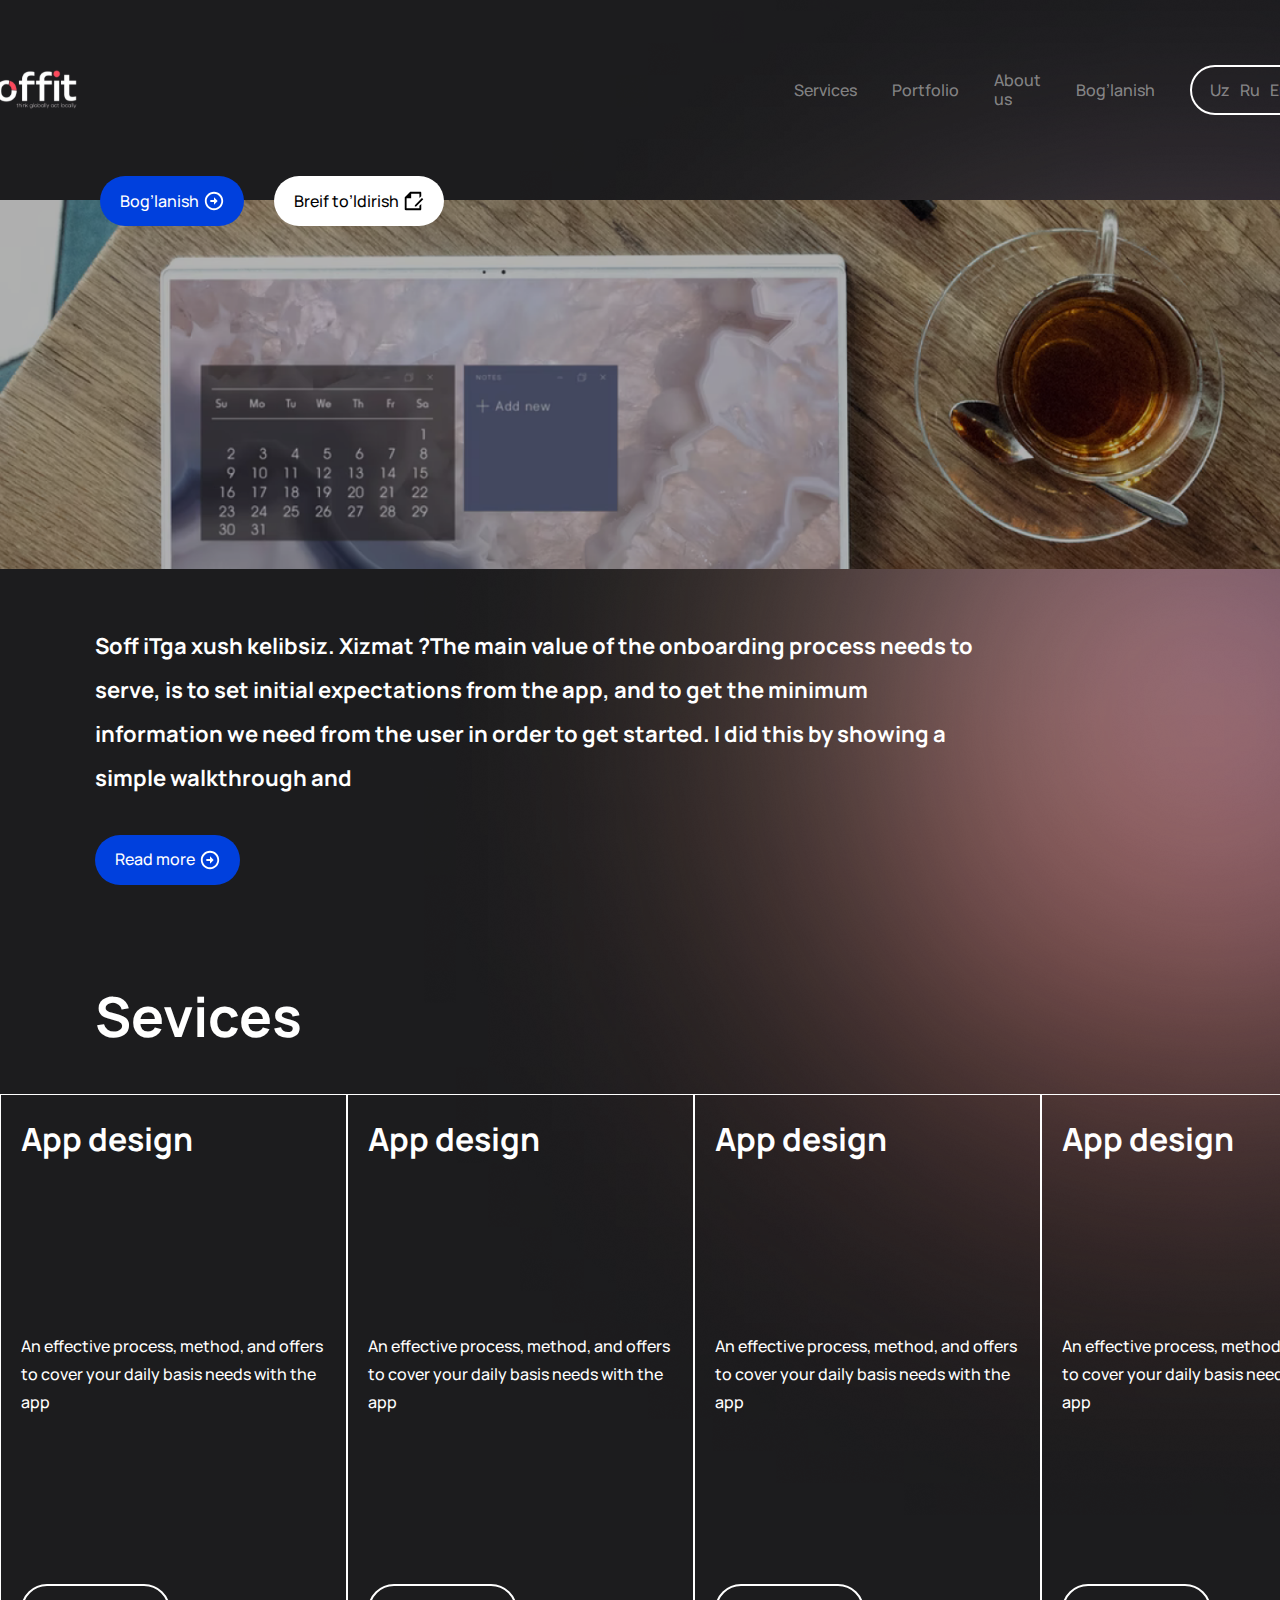
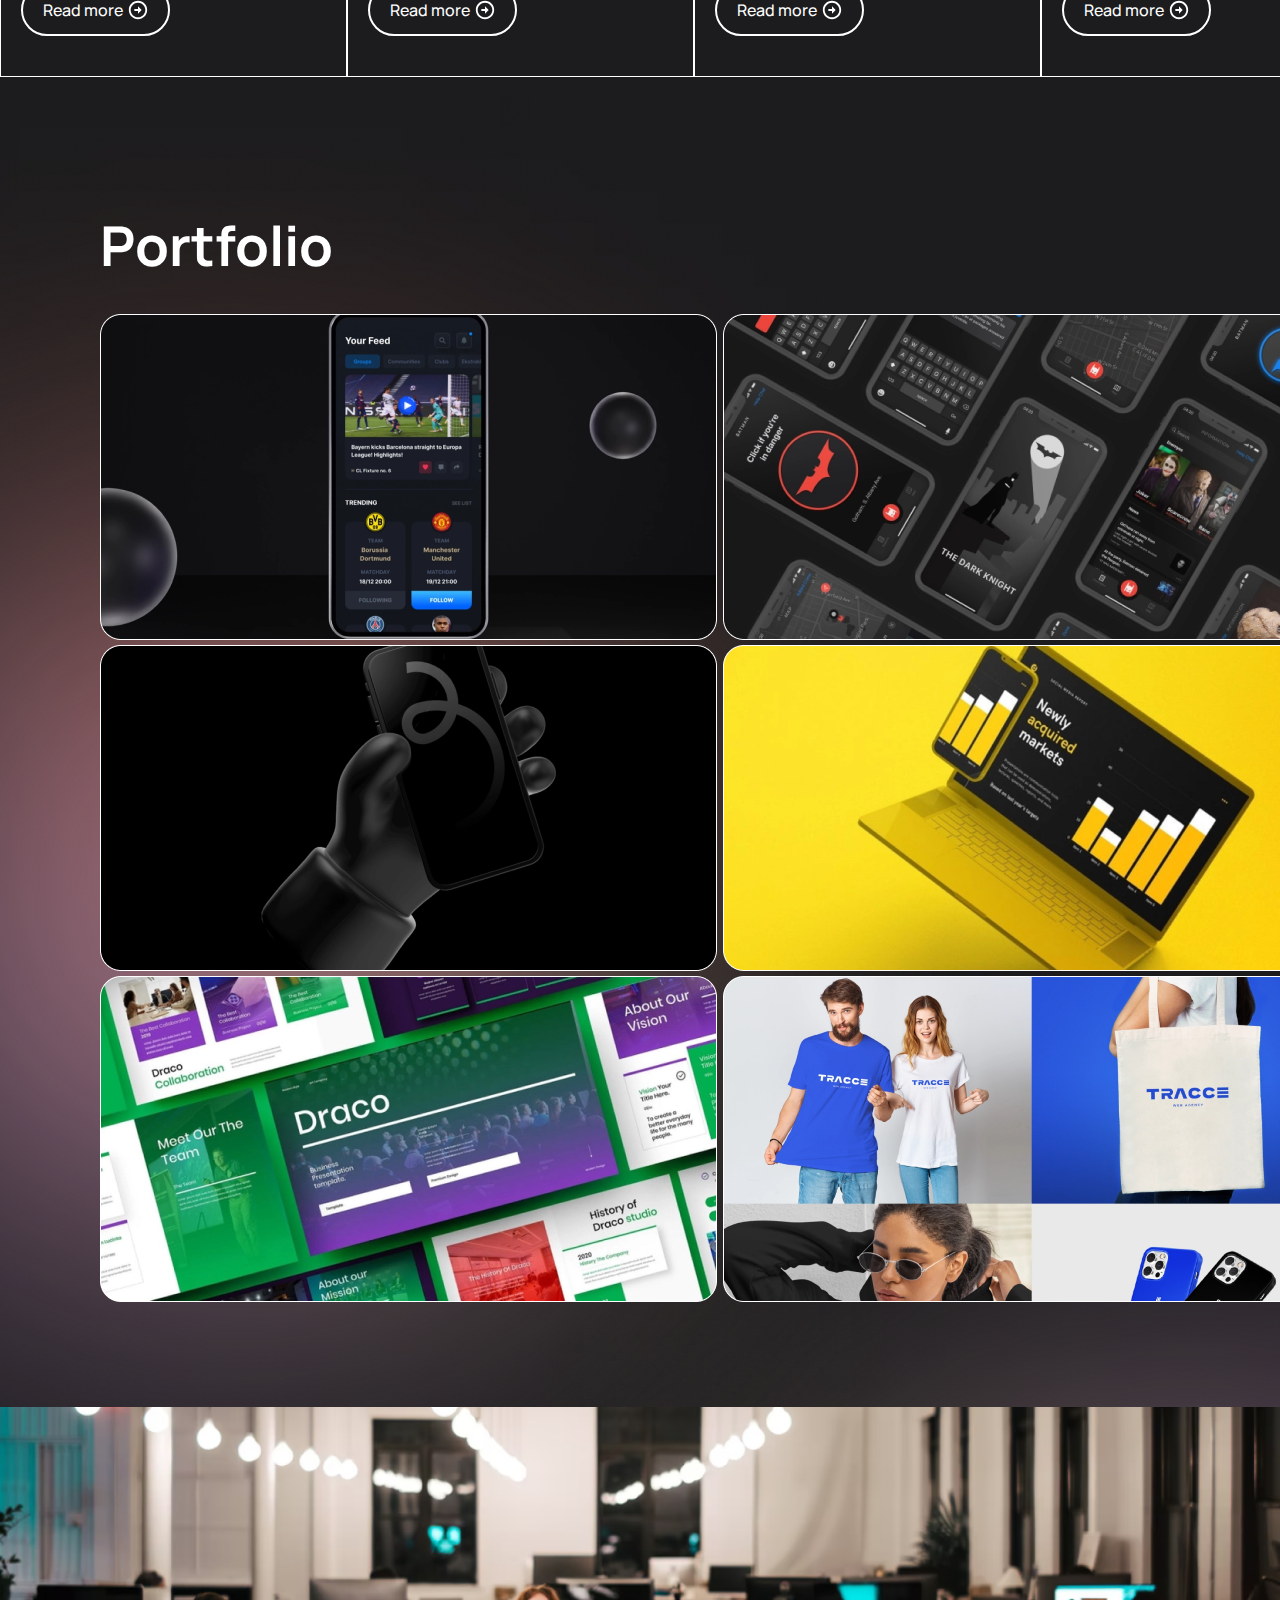
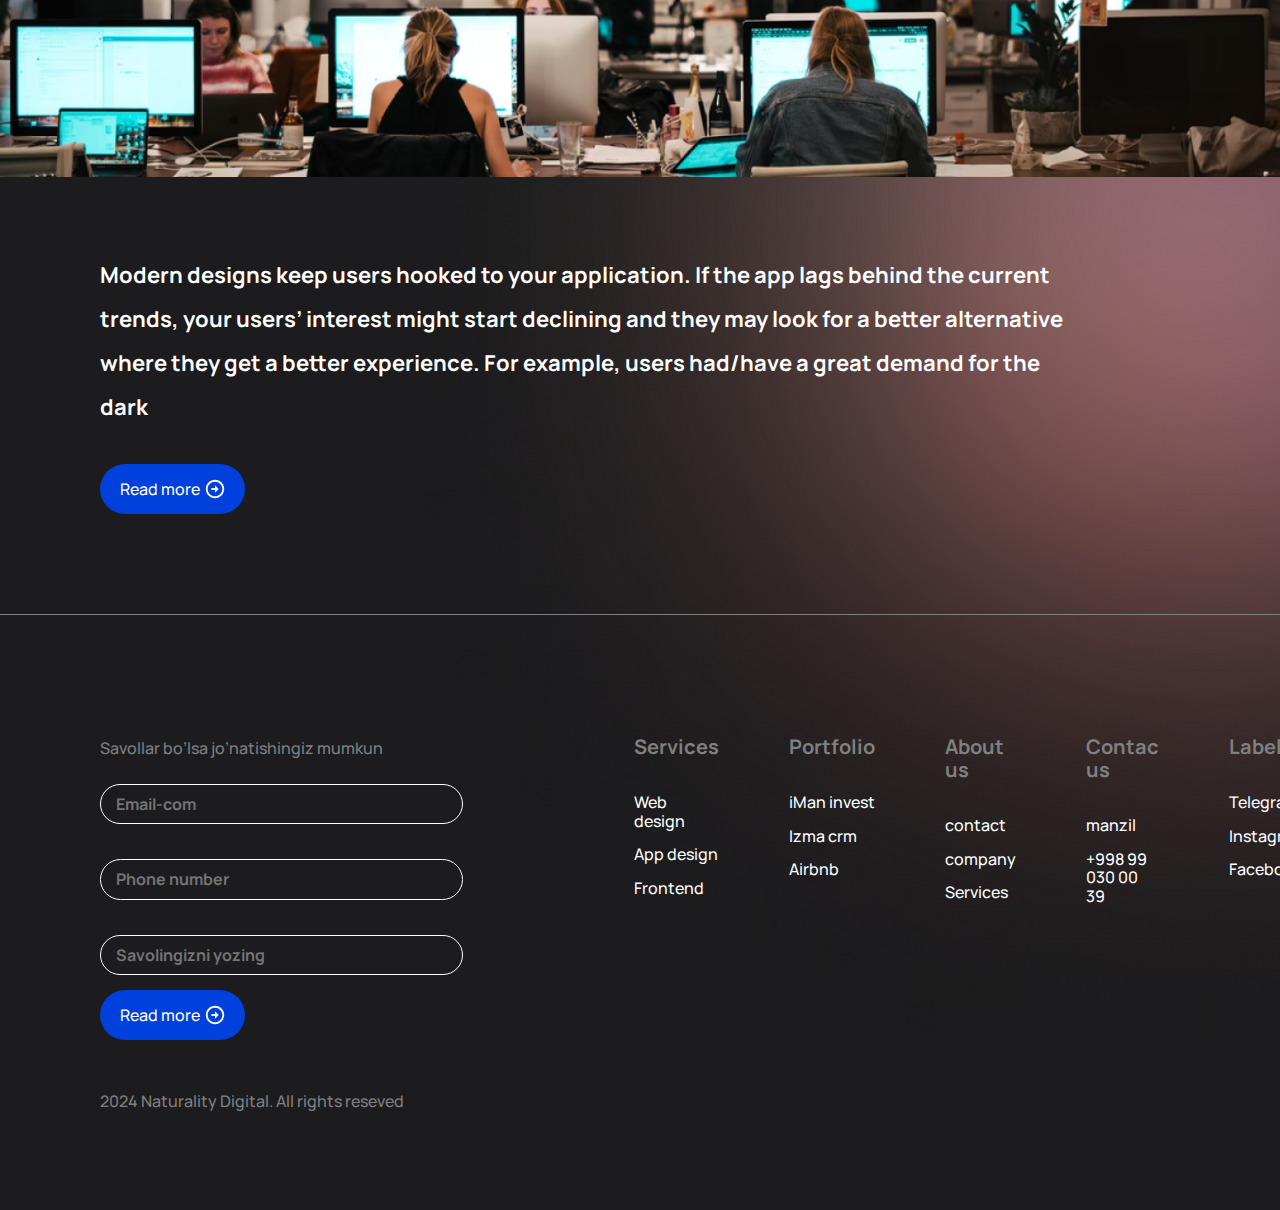
<file: index.html>
<!DOCTYPE html>
<html lang="en">

<head>
    <meta charset="UTF-8">
    <meta name="viewport" content="width=device-width, initial-scale=1.0">
    <title>soffit_web</title>
    <link rel="icon" href="static/png/favicon.ico">
    <link rel="stylesheet" href="css/normalize.css">
    <link rel="stylesheet" href="css/global.css">
    <link rel="stylesheet" href="css/minifiy.css">
    <!-- favicon html -->
</head>

<body>
    <header>
        <nav>
            <div class="container">
                <div class="header_nav">
                <div class="card_nav">
                    <div class="card_left">
                        <a href="index.html"><img src="static/svg/logo-removebg 1.svg" alt="logo"></a>
                    </div>
                    <div class="card_right">
                        <li><a href="soffit-page.html">Services</a></li>
                        <li><a href="portfolio_page.html">Portfolio</a></li>
                        <li><a href="ABOUT_PAGE.html">About us</a></li>
                        <li><a href="bog'lanish_page.html">Bog’lanish</a></li>
                        <div class="right_lag">
                            <span>Uz</span>
                            <span>Ru</span>
                            <span>En</span>
                        </div>
                    </div>
                </div>
                <div class="btn">
                    <button class="btn_blue">Bog’lanish <img src="static/svg/strelka.svg" alt="strelka"></button>
                    <button class="btn_white">Breif to’ldirish <img src="static/svg/docment.svg" alt="docment"></button>
                </div>
            </div>
            </div>
        </nav>
        <div class="img_nav">
            <img src="static/png/Rectangle 11.png" alt="img">
        </div>
        <div class="container">
        <div class="nav_bottom">
            <div class="nav_title">
                <div class="nav_text">
                    <p>Soff iTga xush kelibsiz. Xizmat ?The main value of the onboarding process needs to serve, is to set initial expectations from the app, and to get the minimum information we need from the user in order to get started. I did this by showing a simple walkthrough and </p>
                </div>
                <div class="nav_button">
                    <button class="btn_blue">Read more<img src="static/svg/strelka.svg" alt="strelka"></button>
                </div>
            </div>
        </div>
        <div class="card_img">
            <img src="static/png/Rectangle (2).png" alt="bacraund">
            </div>
        </div>
    
    </header>
    <main>
        <div class="container">
            <div class="main_text">
            <h2>Sevices</h2>
        </div>
        </div>
        <div class="card_owerd">
        <div class="overflow">
            <div class="block">
                <div class="block_top">
                    <h2>App design</h2>
                </div>
                <div class="block_midle">
                    <p>An effective process, method, and offers to cover your daily basis needs with the app</p>
                </div>
                <div class="block_bottom">
                    <button>Read more <img src="static/svg/strelka.svg" alt="strelka"></button>
                </div>
            </div>
            <div class="block">
                <div class="block_top">
                    <h2>App design</h2>
                </div>
                <div class="block_midle">
                    <p>An effective process, method, and offers to cover your daily basis needs with the app</p>
                </div>
                <div class="block_bottom">
                    <button>Read more <img src="static/svg/strelka.svg" alt="strelka"></button>
                </div>
            </div>
            <div class="block">
                <div class="block_top">
                    <h2>App design</h2>
                </div>
                <div class="block_midle">
                    <p>An effective process, method, and offers to cover your daily basis needs with the app</p>
                </div>
                <div class="block_bottom">
                    <button>Read more <img src="static/svg/strelka.svg" alt="strelka"></button>
                </div>
            </div>
            <div class="block">
                <div class="block_top">
                    <h2>App design</h2>
                </div>
                <div class="block_midle">
                    <p>An effective process, method, and offers to cover your daily basis needs with the app</p>
                </div>
                <div class="block_bottom">
                    <button>Read more <img src="static/svg/strelka.svg" alt="strelka"></button>
                </div>
            </div>
            <div class="block">
                <div class="block_top">
                    <h2>App design</h2>
                </div>
                <div class="block_midle">
                    <p>An effective process, method, and offers to cover your daily basis needs with the app</p>
                </div>
                <div class="block_bottom">
                    <button>Read more <img src="static/svg/strelka.svg" alt="strelka"></button>
                </div>
            </div>
            <div class="block">
                <div class="block_top">
                    <h2>App design</h2>
                </div>
                <div class="block_midle">
                    <p>An effective process, method, and offers to cover your daily basis needs with the app</p>
                </div>
                <div class="block_bottom">
                    <button>Read more <img src="static/svg/strelka.svg" alt="strelka"></button>
                </div>
            </div>
            <div class="block">
                <div class="block_top">
                    <h2>App design</h2>
                </div>
                <div class="block_midle">
                    <p>An effective process, method, and offers to cover your daily basis needs with the app</p>
                </div>
                <div class="block_bottom">
                    <button>Read more <img src="static/svg/strelka.svg" alt="strelka"></button>
                </div>
            </div>
            <div class="block">
                <div class="block_top">
                    <h2>App design</h2>
                </div>
                <div class="block_midle">
                    <p>An effective process, method, and offers to cover your daily basis needs with the app</p>
                </div>
                <div class="block_bottom">
                    <button>Read more <img src="static/svg/strelka.svg" alt="strelka"></button>
                </div>
            </div>
            <div class="block">
                <div class="block_top">
                    <h2>App design</h2>
                </div>
                <div class="block_midle">
                    <p>An effective process, method, and offers to cover your daily basis needs with the app</p>
                </div>
                <div class="block_bottom">
                    <button>Read more <img src="static/svg/strelka.svg" alt="strelka"></button>
                </div>
            </div>
            <div class="block">
                <div class="block_top">
                    <h2>App design</h2>
                </div>
                <div class="block_midle">
                    <p>An effective process, method, and offers to cover your daily basis needs with the app</p>
                </div>
                <div class="block_bottom">
                    <button>Read more <img src="static/svg/strelka.svg" alt="strelka"></button>
                </div>
            </div>
        </div>
    </div>
        <div class="container">
            <div class="Portfolio">
                <div class="top">
                    <h1>Portfolio</h1>
                    <div class="card_img11">
                        <img src="static/png/Rectangle (2).png" alt="bacraund">
                    </div>
                </div>
                <div class="bottom">
                    <div class="img">
                        <img src="static/png/Component 15.png" alt="">
                        <img src="static/png/Component 7.png" alt="">
                    </div>
                    <div class="img">
                        <img src="static/png/Component 13.png" alt="">
                        <img src="static/png/Component 14.png" alt="">
                    </div>
                    <div class="img">
                        <img src="static/png/Component 16.png" alt="">
                        <img src="static/png/Component 17.png" alt="">
                    </div>
                </div>
            </div>
        </div> 
    </main>
    <div class="fotter_main">
        <div class="main_img">
            <img src="static/png/Rectangle 13.png" alt="img">
        </div>
        <div class="container">
            <div class="card">
            <div class="card_text">
                <p>Modern designs keep users hooked to your application. If the app lags behind the current trends, your users’ interest might start declining and they may look for a better alternative where they get a better experience. For example, users had/have a great demand for the dark  </p>
            </div>
            <div class="card_button">
                <button class="btn_blue">Read more<img src="static/svg/strelka.svg" alt="strelka"></button>
            </div>
        </div>
        <div class="card_img2">
        <img src="static/png/Rectangle (2).png" alt="bacraund">
    </div>
        </div>
    </div>

    <footer>
        <div class="container">

            <div class="footer_top">
                <form action="">
                <div class="card1">
                    <p>Savollar bo’lsa jo’natishingiz mumkun</p>
                    <div class="card_input">
                    <input type="email" placeholder="Email-com">
                    <input type="tel" placeholder="Phone number">
                    <input type="text" placeholder="Savolingizni yozing">
                </div>
                    <div class="card_button">
                        <button class="btn_blue">Read more<img src="static/svg/strelka.svg" alt="strelka"></button>
                    </div>
                </div>
                </form>
                
                <div class="card2">
                    <p>Services</p>
                    <a href="#">Web design</a>
                    <a href="#">App design</a>
                    <a href="#">Frontend</a>
                </div>
                <div class="card2">
                    <p>Portfolio</p>
                    <a href="#">iMan invest</a>
                    <a href="#">Izma crm</a>
                    <a href="#">Airbnb</a>
                </div>
                <div class="card2">
                    <p>About us</p>
                    <a href="#">contact</a>
                    <a href="#">company</a>
                    <a href="#">Services</a>
                </div>
                <div class="card2">
                    <p>Contac us</p>
                    <a href="#">manzil</a>
                    <a href="tel:+998 99 030 00 39">+998 99 030 00 39</a>
                </div>
                <div class="card2">
                    <p>Label</p>
                    <a href="#">Telegram</a>
                    <a href="#">Instagram</a>
                    <a href="#">Facebook</a>
                </div>
            </div>
            <div class="footer_bottom">
                <span>2024 Naturality Digital. All rights reseved</span>
            </div>
        </div>
    </footer>
</body>
</html>
</file>
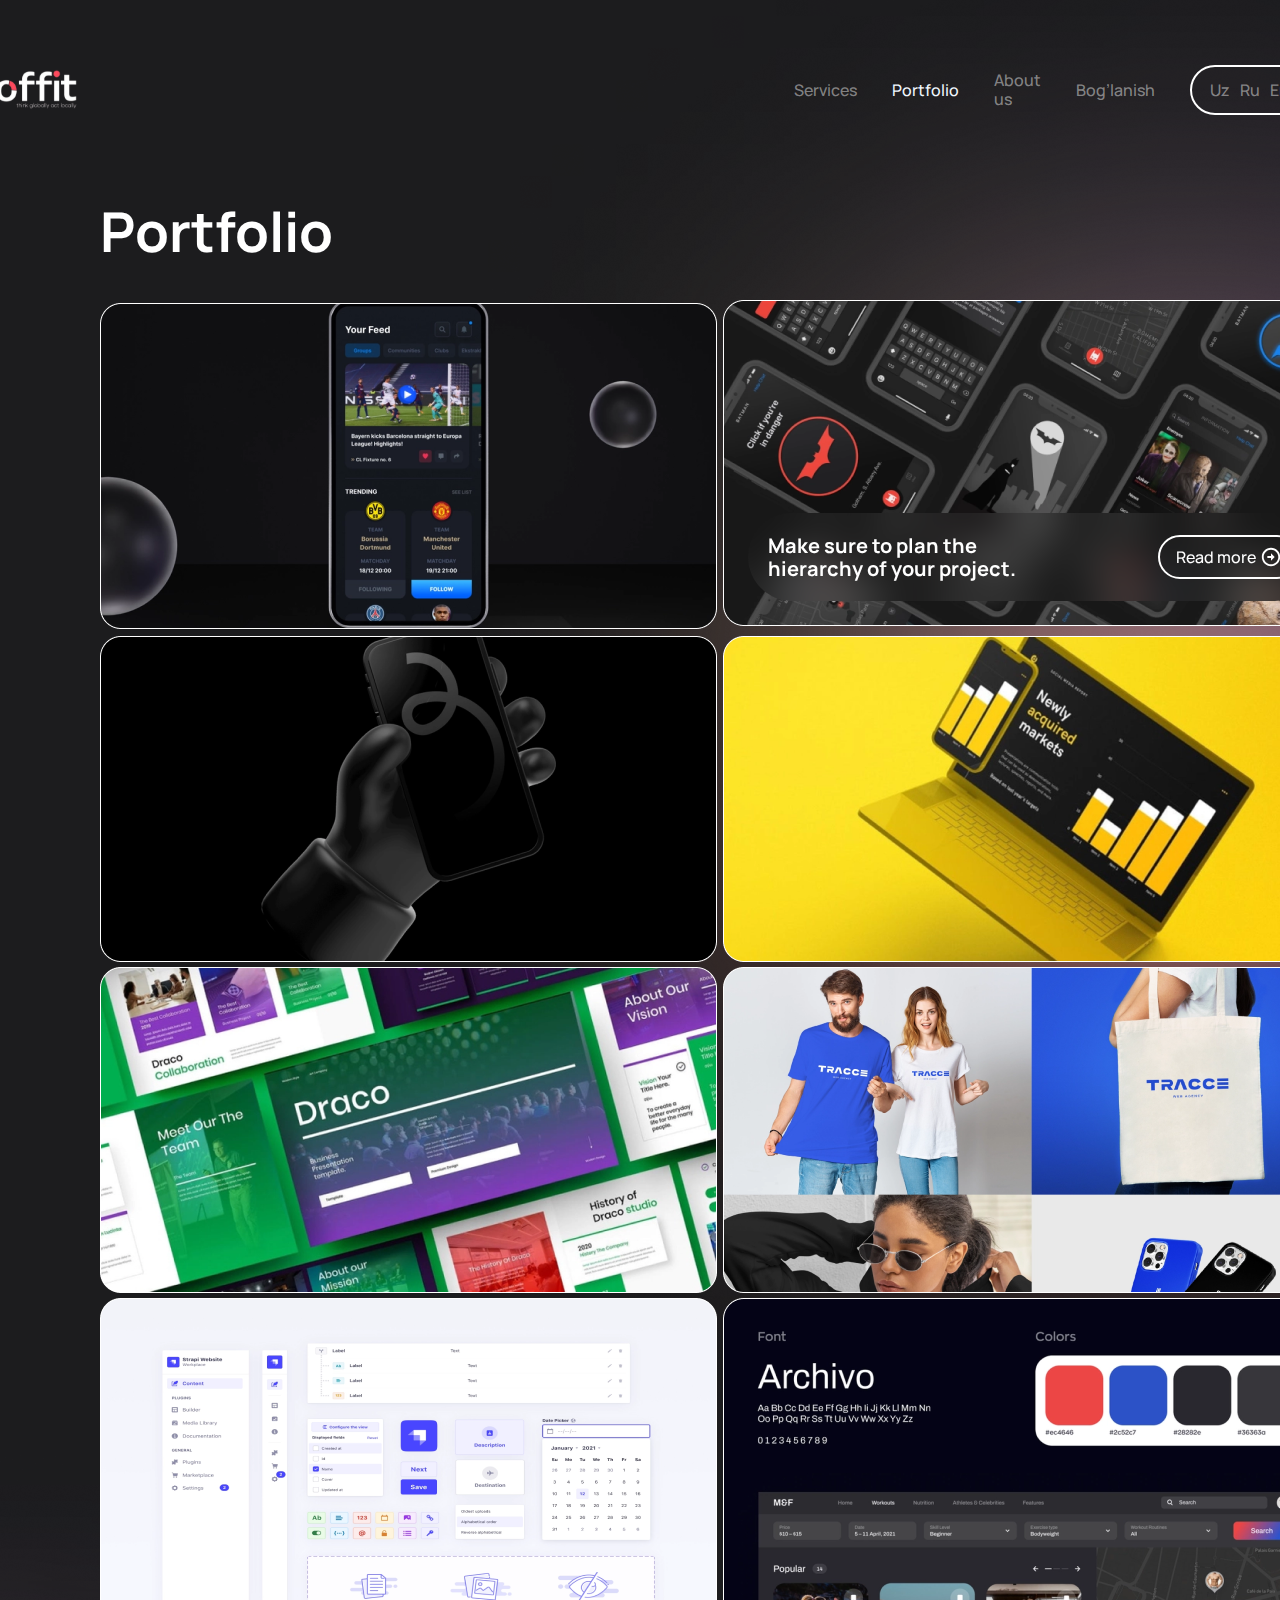
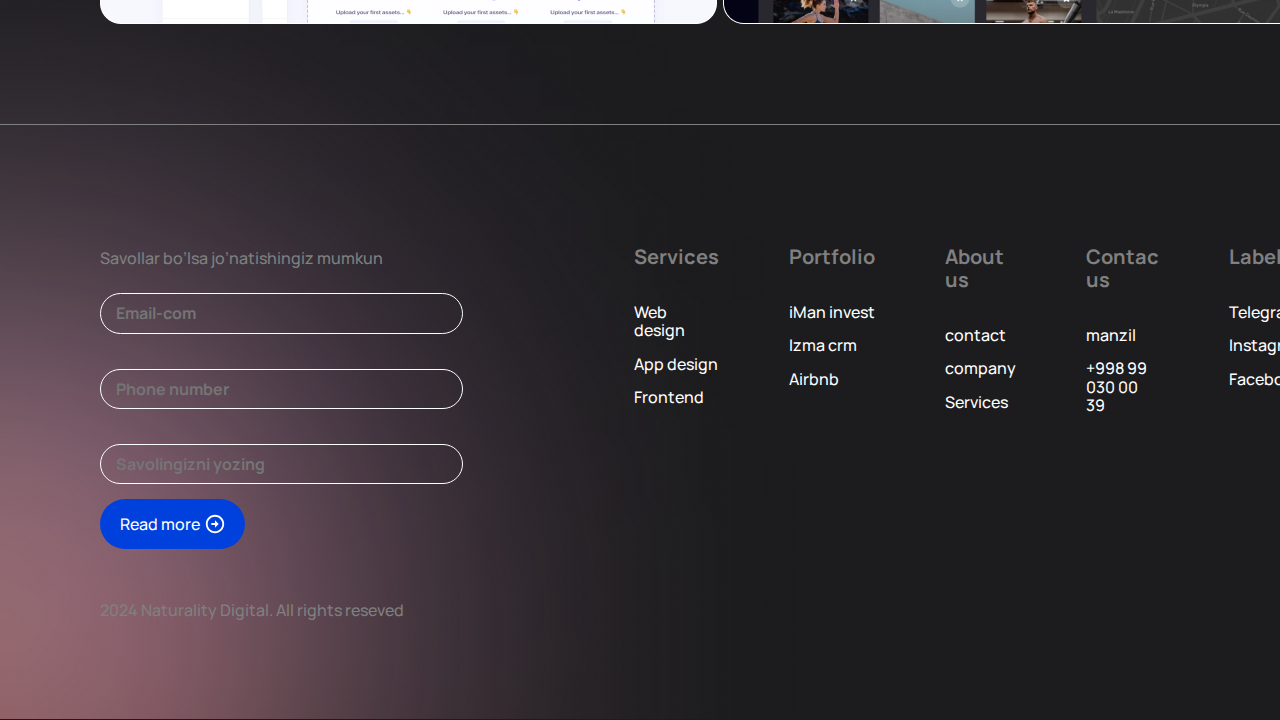
<file: portfolio_page.html>
<!DOCTYPE html>
<html lang="en">
    <head>
        <meta charset="UTF-8">
        <meta name="viewport" content="width=device-width, initial-scale=1.0">
        <meta http-equiv="X-UA-Compatible" content="ie=edge">
        <link rel="icon" href="static/png/favicon.ico">
        <link rel="stylesheet" href="css/normalize.css">
        <link rel="stylesheet" href="css/global.css">
        <link rel="stylesheet" href="css/minifiy.css">
        <title>Soffit</title>
    </head>
<body>
    <header>
        <nav>
            <div class="container">
                <div class="header_nav">
                <div class="card_nav">
                    <div class="card_left">
                        <a href="index.html"><img src="static/svg/logo-removebg 1.svg" alt="logo"></a>
                    </div>
                    <div class="card_right">
                        <li><a href="soffit-page.html">Services</a></li>
                        <li><a href="portfolio_page.html" style="color: aliceblue;">Portfolio</a></li>
                        <li><a href="ABOUT_PAGE.html">About us</a></li>
                        <li><a href="bog'lanish_page.html">Bog’lanish</a></li>
                        <div class="right_lag">
                            <span>Uz</span>
                            <span>Ru</span>
                            <span>En</span>
                        </div>
                    </div>
                </div>
            </div>
            </div>
        </nav>
    </header>
    <main>
        <div class="container">
            <div class="Portfolio">
                <div class="top">
                    <h1>Portfolio</h1>
                    <div class="card_img12">
                        <img src="static/png/Rectangle (2).png" alt="bacraund">
                    </div>
                </div>
                <div class="bottom">
                    <div class="img">
                        <img src="static/png/Component 15.png" alt="">
                        <div class="link_img">
                        <img src="static/png/Component 7.png" alt="">
                        <div class="link_buttom">
                            <p>Make sure to plan the <br> hierarchy of your project.</p>
                            <div class="block_bottom-1">
                                <button>Read more <img src="static/svg/strelka.svg" alt="strelka"></button>
                            </div>
                        </div>
                            </div>
                    </div>
                    <div class="img">
                        <img src="static/png/Component 13.png" alt="">
                        <img src="static/png/Component 14.png" alt="">
                    </div>
                    <div class="img">
                        <img src="static/png/Component 16.png" alt="">
                        <img src="static/png/Component 17.png" alt="">
                    </div>
                    <div class="img">
                        <img src="static/png/Component 18.png" alt="">
                        <img src="static/png/Component 19.png" alt="">
                    </div>
                </div>
            </div>
        </div> 
    </main>
    <footer>
        <div class="container">
    
            <div class="footer_top">
                <form action="">
                <div class="card1">
                    <p>Savollar bo’lsa jo’natishingiz mumkun</p>
                    <div class="card_input">
                    <input type="email" placeholder="Email-com">
                    <input type="tel" placeholder="Phone number">
                    <input type="text" placeholder="Savolingizni yozing">
                </div>
                    <div class="card_button">
                        <button class="btn_blue">Read more<img src="static/svg/strelka.svg" alt="strelka"></button>
                    </div>
                </div>
                </form>
                
                <div class="card2">
                    <p>Services</p>
                    <a href="#">Web design</a>
                    <a href="#">App design</a>
                    <a href="#">Frontend</a>
                </div>
                <div class="card2">
                    <p>Portfolio</p>
                    <a href="#">iMan invest</a>
                    <a href="#">Izma crm</a>
                    <a href="#">Airbnb</a>
                </div>
                <div class="card2">
                    <p>About us</p>
                    <a href="#">contact</a>
                    <a href="#">company</a>
                    <a href="#">Services</a>
                </div>
                <div class="card2">
                    <p>Contac us</p>
                    <a href="#">manzil</a>
                    <a href="tel:+998 99 030 00 39">+998 99 030 00 39</a>
                </div>
                <div class="card2">
                    <p>Label</p>
                    <a href="#">Telegram</a>
                    <a href="#">Instagram</a>
                    <a href="#">Facebook</a>
                </div>
            </div>
            <div class="card_img44">
                <img src="static/png/Rectangle (3).png" alt="bacraund">
            </div>
            <div class="footer_bottom">
                <span>2024 Naturality Digital. All rights reseved</span>
            </div>
        </div>
    </footer>
</body>
</html>
</file>
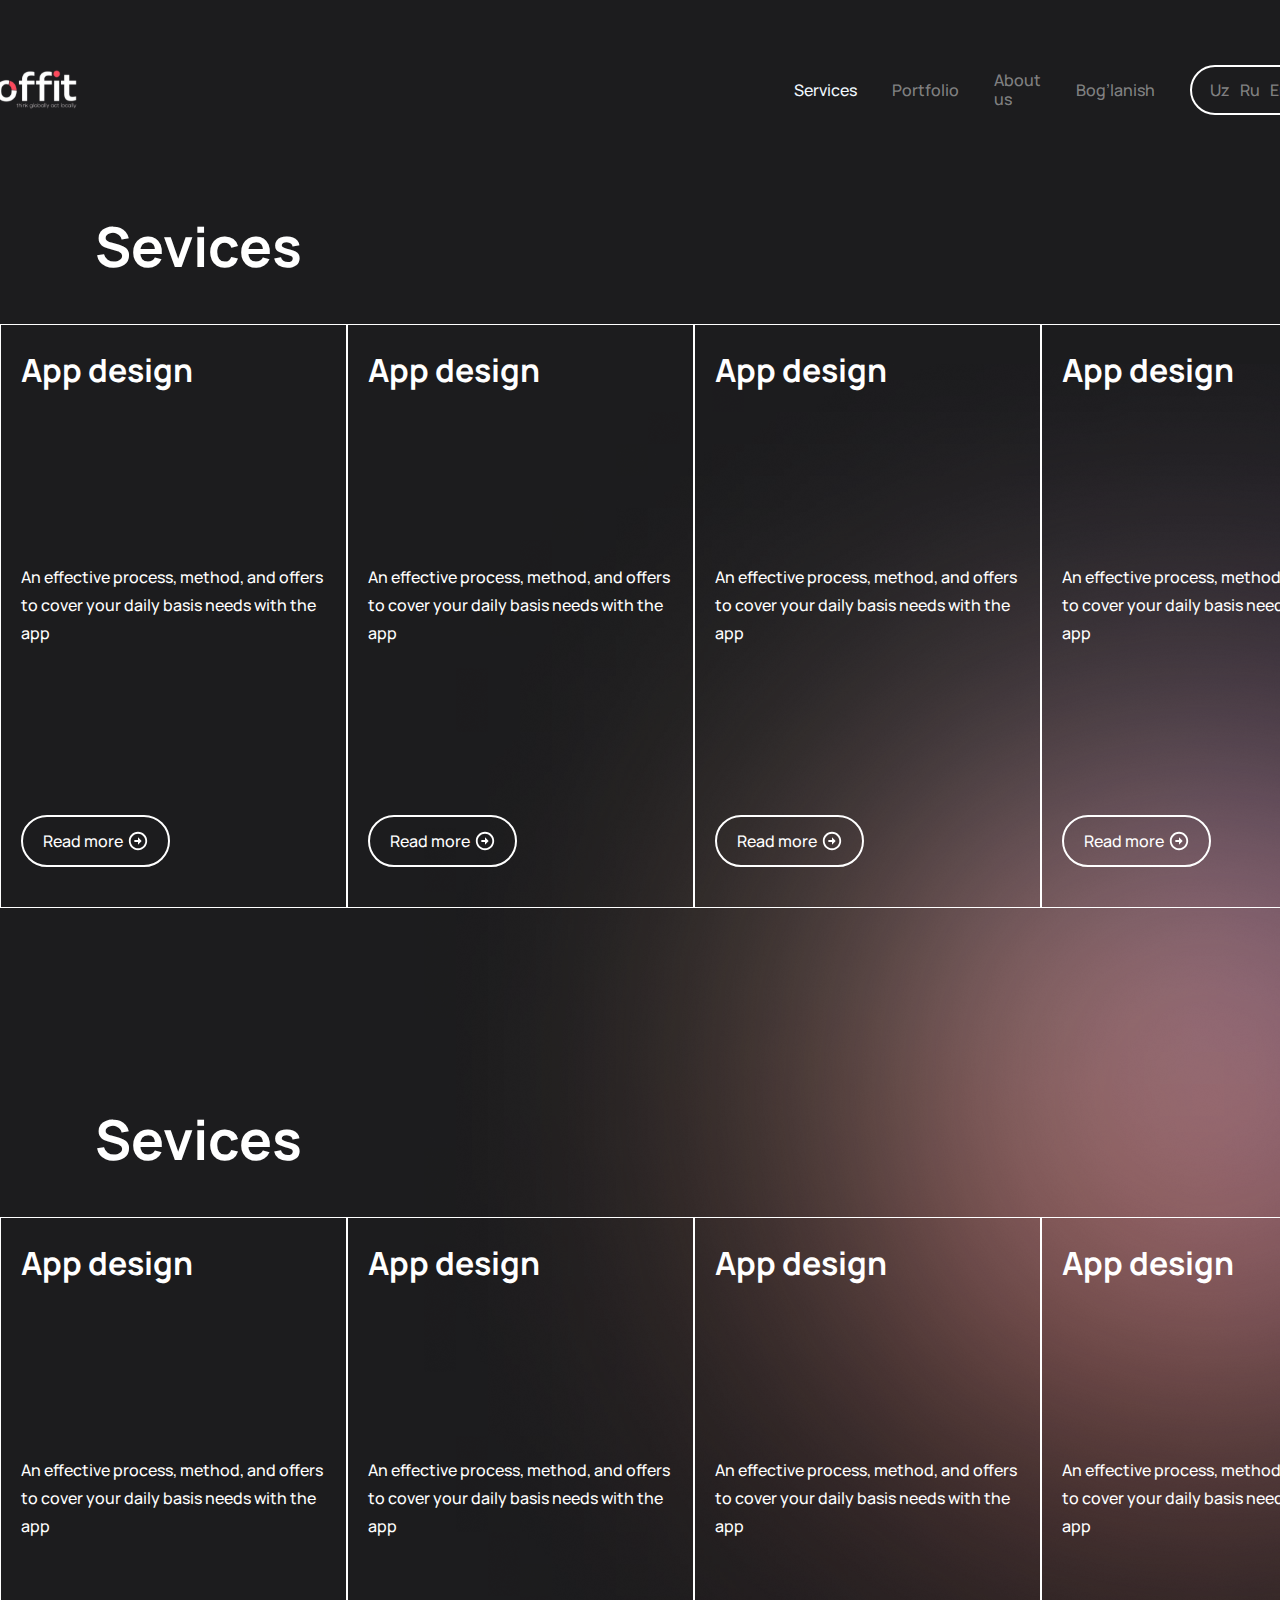
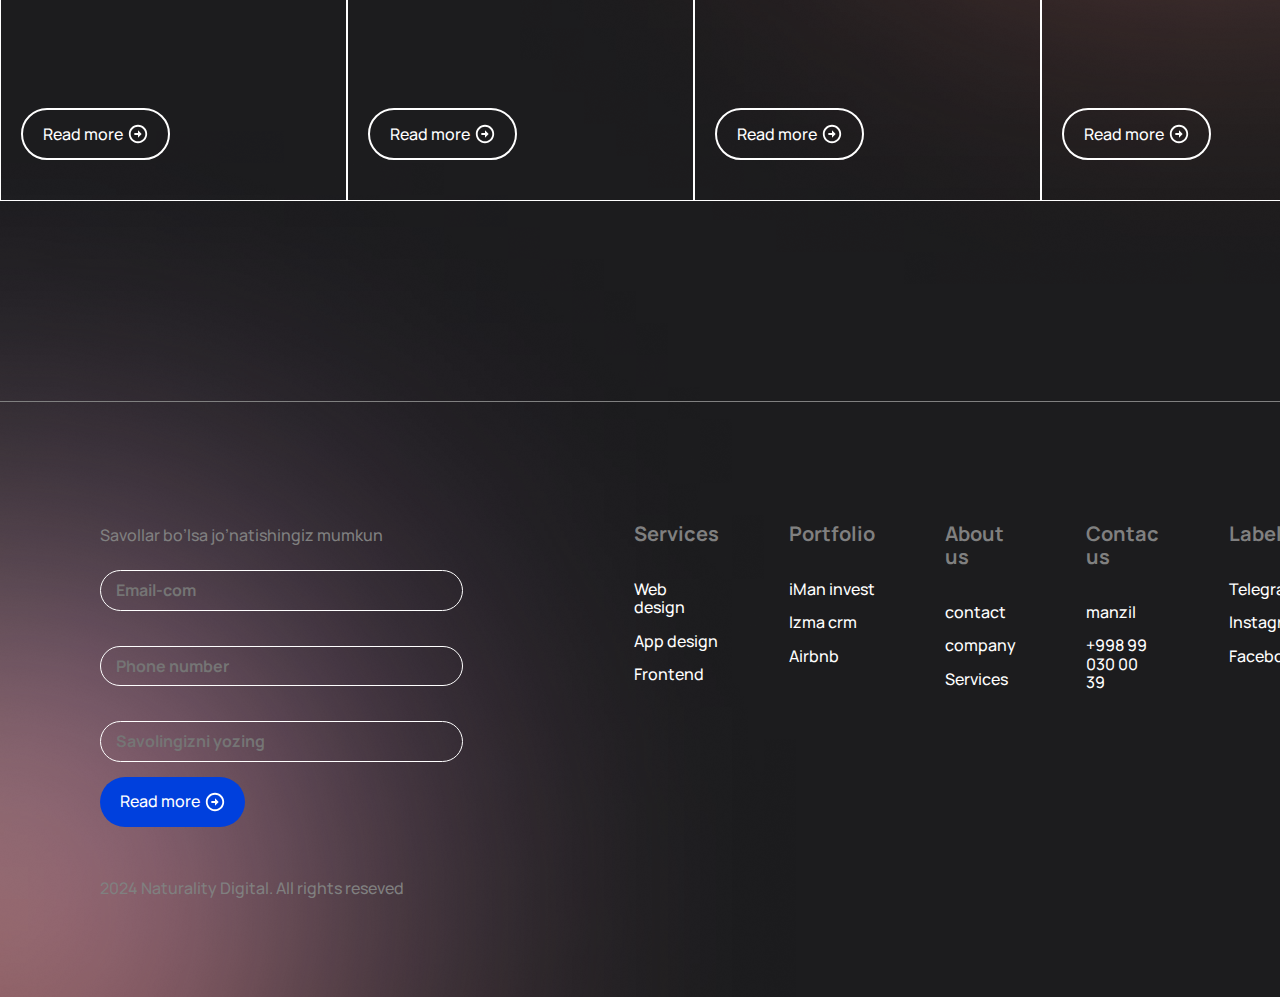
<file: soffit-page.html>
<!DOCTYPE html>
<html lang="en">
<head>
    <meta charset="UTF-8">
    <meta name="viewport" content="width=device-width, initial-scale=1.0">
    <meta http-equiv="X-UA-Compatible" content="ie=edge">
    <link rel="icon" href="static/png/favicon.ico">
    <link rel="stylesheet" href="css/normalize.css">
    <link rel="stylesheet" href="css/global.css">
    <link rel="stylesheet" href="css/minifiy.css">
    <title>Soffit</title>
</head>
<body>
    <header>
        <nav>
            <div class="container">
                <div class="header_nav">
                <div class="card_nav">
                    <div class="card_left">
                        <a href="index.html"><img src="static/svg/logo-removebg 1.svg" alt="logo"></a>
                    </div>
                    <div class="card_right">
                        <li><a href="soffit-page.html" style="color: aliceblue;">Services</a></li>
                        <li><a href="portfolio_page.html">Portfolio</a></li>
                        <li><a href="ABOUT_PAGE.html">About us</a></li>
                        <li><a href="bog'lanish_page.html">Bog’lanish</a></li>
                        <div class="right_lag">
                            <span>Uz</span>
                            <span>Ru</span>
                            <span>En</span>
                        </div>
                    </div>
                </div>
            </div>
            </div>
        </nav>
    </header>
    <main>
    <div class="container">
        <div class="main_text">
        <h2>Sevices</h2>
    </div>
    <div class="card_img33">
        <img src="static/png/Rectangle (2).png" alt="bacraund">
        </div>
    </div>
    <div class="overflow">
        <div class="block">
            <div class="block_top">
                <h2>App design</h2>
            </div>
            <div class="block_midle">
                <p>An effective process, method, and offers to cover your daily basis needs with the app</p>
            </div>
            <div class="block_bottom">
                <button>Read more <img src="static/svg/strelka.svg" alt="strelka"></button>
            </div>
        </div>
        <div class="block">
            <div class="block_top">
                <h2>App design</h2>
            </div>
            <div class="block_midle">
                <p>An effective process, method, and offers to cover your daily basis needs with the app</p>
            </div>
            <div class="block_bottom">
                <button>Read more <img src="static/svg/strelka.svg" alt="strelka"></button>
            </div>
        </div>
        <div class="block">
            <div class="block_top">
                <h2>App design</h2>
            </div>
            <div class="block_midle">
                <p>An effective process, method, and offers to cover your daily basis needs with the app</p>
            </div>
            <div class="block_bottom">
                <button>Read more <img src="static/svg/strelka.svg" alt="strelka"></button>
            </div>
        </div>
        <div class="block">
            <div class="block_top">
                <h2>App design</h2>
            </div>
            <div class="block_midle">
                <p>An effective process, method, and offers to cover your daily basis needs with the app</p>
            </div>
            <div class="block_bottom">
                <button>Read more <img src="static/svg/strelka.svg" alt="strelka"></button>
            </div>
        </div>
        <div class="block">
            <div class="block_top">
                <h2>App design</h2>
            </div>
            <div class="block_midle">
                <p>An effective process, method, and offers to cover your daily basis needs with the app</p>
            </div>
            <div class="block_bottom">
                <button>Read more <img src="static/svg/strelka.svg" alt="strelka"></button>
            </div>
        </div>
        <div class="block">
            <div class="block_top">
                <h2>App design</h2>
            </div>
            <div class="block_midle">
                <p>An effective process, method, and offers to cover your daily basis needs with the app</p>
            </div>
            <div class="block_bottom">
                <button>Read more <img src="static/svg/strelka.svg" alt="strelka"></button>
            </div>
        </div>
        <div class="block">
            <div class="block_top">
                <h2>App design</h2>
            </div>
            <div class="block_midle">
                <p>An effective process, method, and offers to cover your daily basis needs with the app</p>
            </div>
            <div class="block_bottom">
                <button>Read more <img src="static/svg/strelka.svg" alt="strelka"></button>
            </div>
        </div>
        <div class="block">
            <div class="block_top">
                <h2>App design</h2>
            </div>
            <div class="block_midle">
                <p>An effective process, method, and offers to cover your daily basis needs with the app</p>
            </div>
            <div class="block_bottom">
                <button>Read more <img src="static/svg/strelka.svg" alt="strelka"></button>
            </div>
        </div>
        <div class="block">
            <div class="block_top">
                <h2>App design</h2>
            </div>
            <div class="block_midle">
                <p>An effective process, method, and offers to cover your daily basis needs with the app</p>
            </div>
            <div class="block_bottom">
                <button>Read more <img src="static/svg/strelka.svg" alt="strelka"></button>
            </div>
        </div>
        <div class="block">
            <div class="block_top">
                <h2>App design</h2>
            </div>
            <div class="block_midle">
                <p>An effective process, method, and offers to cover your daily basis needs with the app</p>
            </div>
            <div class="block_bottom">
                <button>Read more <img src="static/svg/strelka.svg" alt="strelka"></button>
            </div>
        </div>
    </div>
</main>
<main>
    <div class="container">
        <div class="main_text">
        <h2>Sevices</h2>
    </div>
    </div>
    <div class="overflow">
        <div class="block">
            <div class="block_top">
                <h2>App design</h2>
            </div>
            <div class="block_midle">
                <p>An effective process, method, and offers to cover your daily basis needs with the app</p>
            </div>
            <div class="block_bottom">
                <button>Read more <img src="static/svg/strelka.svg" alt="strelka"></button>
            </div>
        </div>
        <div class="block">
            <div class="block_top">
                <h2>App design</h2>
            </div>
            <div class="block_midle">
                <p>An effective process, method, and offers to cover your daily basis needs with the app</p>
            </div>
            <div class="block_bottom">
                <button>Read more <img src="static/svg/strelka.svg" alt="strelka"></button>
            </div>
        </div>
        <div class="block">
            <div class="block_top">
                <h2>App design</h2>
            </div>
            <div class="block_midle">
                <p>An effective process, method, and offers to cover your daily basis needs with the app</p>
            </div>
            <div class="block_bottom">
                <button>Read more <img src="static/svg/strelka.svg" alt="strelka"></button>
            </div>
        </div>
        <div class="block">
            <div class="block_top">
                <h2>App design</h2>
            </div>
            <div class="block_midle">
                <p>An effective process, method, and offers to cover your daily basis needs with the app</p>
            </div>
            <div class="block_bottom">
                <button>Read more <img src="static/svg/strelka.svg" alt="strelka"></button>
            </div>
        </div>
        <div class="block">
            <div class="block_top">
                <h2>App design</h2>
            </div>
            <div class="block_midle">
                <p>An effective process, method, and offers to cover your daily basis needs with the app</p>
            </div>
            <div class="block_bottom">
                <button>Read more <img src="static/svg/strelka.svg" alt="strelka"></button>
            </div>
        </div>
        <div class="block">
            <div class="block_top">
                <h2>App design</h2>
            </div>
            <div class="block_midle">
                <p>An effective process, method, and offers to cover your daily basis needs with the app</p>
            </div>
            <div class="block_bottom">
                <button>Read more <img src="static/svg/strelka.svg" alt="strelka"></button>
            </div>
        </div>
        <div class="block">
            <div class="block_top">
                <h2>App design</h2>
            </div>
            <div class="block_midle">
                <p>An effective process, method, and offers to cover your daily basis needs with the app</p>
            </div>
            <div class="block_bottom">
                <button>Read more <img src="static/svg/strelka.svg" alt="strelka"></button>
            </div>
        </div>
        <div class="block">
            <div class="block_top">
                <h2>App design</h2>
            </div>
            <div class="block_midle">
                <p>An effective process, method, and offers to cover your daily basis needs with the app</p>
            </div>
            <div class="block_bottom">
                <button>Read more <img src="static/svg/strelka.svg" alt="strelka"></button>
            </div>
        </div>
        <div class="block">
            <div class="block_top">
                <h2>App design</h2>
            </div>
            <div class="block_midle">
                <p>An effective process, method, and offers to cover your daily basis needs with the app</p>
            </div>
            <div class="block_bottom">
                <button>Read more <img src="static/svg/strelka.svg" alt="strelka"></button>
            </div>
        </div>
        <div class="block">
            <div class="block_top">
                <h2>App design</h2>
            </div>
            <div class="block_midle">
                <p>An effective process, method, and offers to cover your daily basis needs with the app</p>
            </div>
            <div class="block_bottom">
                <button>Read more <img src="static/svg/strelka.svg" alt="strelka"></button>
            </div>
        </div>
    </div>
</main>
<footer>
    <div class="container">

        <div class="footer_top">
            <form action="">
            <div class="card1">
                <p>Savollar bo’lsa jo’natishingiz mumkun</p>
                <div class="card_input">
                <input type="email" placeholder="Email-com">
                <input type="tel" placeholder="Phone number">
                <input type="text" placeholder="Savolingizni yozing">
            </div>
                <div class="card_button">
                    <button class="btn_blue">Read more<img src="static/svg/strelka.svg" alt="strelka"></button>
                </div>
            </div>
            </form>
            
            <div class="card2">
                <p>Services</p>
                <a href="#">Web design</a>
                <a href="#">App design</a>
                <a href="#">Frontend</a>
            </div>
            <div class="card2">
                <p>Portfolio</p>
                <a href="#">iMan invest</a>
                <a href="#">Izma crm</a>
                <a href="#">Airbnb</a>
            </div>
            <div class="card2">
                <p>About us</p>
                <a href="#">contact</a>
                <a href="#">company</a>
                <a href="#">Services</a>
            </div>
            <div class="card2">
                <p>Contac us</p>
                <a href="#">manzil</a>
                <a href="tel:+998 99 030 00 39">+998 99 030 00 39</a>
            </div>
            <div class="card2">
                <p>Label</p>
                <a href="#">Telegram</a>
                <a href="#">Instagram</a>
                <a href="#">Facebook</a>
            </div>
        </div>
        <div class="card_img44">
            <img src="static/png/Rectangle (3).png" alt="bacraund">
        </div>
        <div class="footer_bottom">
            <span>2024 Naturality Digital. All rights reseved</span>
        </div>
    </div>
</footer>
</body>
</html>
</file>
<file: css/global.css>
/* manrope-500 - latin */
@font-face {
    font-display: swap; /* Check https://developer.mozilla.org/en-US/docs/Web/CSS/@font-face/font-display for other options. */
    font-family: 'Manrope_500';
    font-style: normal;
    font-weight: 500;
    src: url('../css/font_Manrope/manrope-v15-latin-500.woff2') format('woff2'); /* Chrome 36+, Opera 23+, Firefox 39+, Safari 12+, iOS 10+ */
  }
  /* manrope-700 - latin */
  @font-face {
    font-display: swap; /* Check https://developer.mozilla.org/en-US/docs/Web/CSS/@font-face/font-display for other options. */
    font-family: 'Manrope_700';
    font-style: normal;
    font-weight: 700;
    src: url('../css/font_Manrope/manrope-v15-latin-700.woff2') format('woff2'); /* Chrome 36+, Opera 23+, Firefox 39+, Safari 12+, iOS 10+ */
  }
body{
    background-color:rgba(28, 28, 30, 1);
}
.container{
    max-width: 1440px;
    margin: 0px auto;
}
li{
    list-style: none;
}
a{
    text-decoration: none;
    font-family: 'Manrope_500';
}
::-webkit-scrollbar {
    height: 5px;
  }
  
  /* Track */
  ::-webkit-scrollbar-track {

    background-color:rgba(240, 248, 255, 0);
  }
  /* Handle */
  ::-webkit-scrollbar-thumb {
    background: #ffffff37; 
    border-radius: 10px;   
  }
  .overflow {
    display: flex;
    align-items:center;
    overflow-x: scroll;
    width: 100%;
    
  }
  .card_owerd{
    width: 100%;
    margin: 0 auto;
  }
</file>
<file: css/minifiy.css>
.header_nav{ position: relative; } .card_nav{ display: flex; justify-content: center; gap: 717px; align-items: center; margin-top: 65px; margin-bottom: 85px; } .card_right{ display: flex; align-items: center; gap: 35px; } .card_right li a{ font-size: 16px; color:rgba(255, 255, 255, 0.464); transition: all 0.5s ease; } .card_right li a:hover{ color: #fff; } .right_lag{ display: flex; align-items: center; gap: 10px; border:2px solid rgba(255, 255, 255, 1); padding: 14px 18px; border-radius: 75px; } .right_lag span{ cursor: pointer; font-family: 'Manrope_500'; color:rgba(255, 255, 255, 0.464); transition: all 0.5s ease; } .right_lag span:hover{ color: #fff; } .img_nav img{ width: 100%; margin: 0px auto; box-sizing: border-box; z-index: 1; } .btn{ display: flex; align-items:center; gap: 30px; position: absolute; top: 111px; left: 100px; } .btn button{ display: flex; align-items:center; gap: 5px; } .btn_blue{ display: flex; align-items:center; gap: 5px; background-color: rgba(0, 64, 221, 1); border:none; padding: 15px 20px 15px 20px; border-radius:50px; transition: all 0.5s ease; color: #fff; font-size: 16px; font-family: 'Manrope_500'; } .btn_blue:hover{ cursor: pointer; box-shadow: -1.5px 2.5px 9px 10px #879bff3c; } .btn_white{ background-color: rgba(255, 255, 255, 1); border:none; padding: 15px 20px 15px 20px; border-radius:50px; transition: all 0.5s ease; color: rgba(0, 0, 0, 1); font-size: 16px; font-family: 'Manrope_500'; } .btn_white:hover{ cursor: pointer; box-shadow: -1.5px 2.5px 9px 10px #ffffff3c; } .nav_bottom{ margin-left: 95px; margin-top: 50px; } .nav_text{ width: 76%; line-height: 44px; margin-bottom: 35px; } .nav_text p{ font-size: 22px; font-family: 'Manrope_700'; color:#fff; } .nav_text p a{ font-size: 22px; font-family: 'Manrope_700'; color:#0d0de7; } .nav_text p a:hover{ text-decoration: underline; } /* main */ .main_text{ margin-left: 95px; margin-top: 100px; } .main_text h2{ color:rgba(255, 255, 255, 1); font-family: 'Manrope_700'; font-size: 55px; } .overflow .block{ width: 406px; border:1px solid rgba(255, 255, 255, 1); display: flex; flex-direction: column; gap: 132px; margin-bottom: 100px; } .block_top h2{ font-size: 32px; font-family: 'Manrope_700'; color:#fff; margin-left: 20px; } .block_midle{ width: 305px; margin-left: 20px; margin-right: 20px; font-size: 16px; font-family: 'Manrope_500'; color:#fff; line-height: 28px; } .block_bottom button{ display: flex; align-items:center; gap: 5px; border:2px solid white; transition: all 0.5s ease; border-radius:50px; font-family: 'Manrope_500'; color:#fff; padding: 14px 20px 14px 20px; background-color:rgba(0, 0, 0, 0); margin-left: 20px; margin-bottom: 40px; } .block_bottom button:hover{ cursor: pointer; box-shadow: -1.5px 2.5px 9px 10px #ffffff3c; } .top h1{ color:rgba(255, 255, 255, 1); font-family: 'Manrope_700'; font-size: 55px; margin-left: 100px; } .bottom .img{ margin-left: 100px; display: flex; align-items: center; gap: 6px; margin-bottom: 5px; } .main_img img{ width: 100%; margin: 100px auto; z-index: 1; } .card{ margin-left: 100px; } .card_text{ margin-top: -50px; width: 84%; line-height: 44px; margin-bottom: 35px; } .card_text p{ font-size: 22px; font-family: 'Manrope_700'; color:#fff; } /* footer */ footer{ z-index: 1; border-top: 1px solid grey; margin: 100px 0px 100px 0px; } .footer_top{ margin-top:100px; margin-left: 100px; display: flex; align-items:baseline; gap: 70px; } .card1 p{ font-family: 'Manrope_500'; font-size: 16px; color:gray; } .card_input{ width: 363px; display: flex; flex-direction: column; gap: 10px; } .card_input input{ padding: 10px 15px; border:1px solid rgba(255, 255, 255, 1); background-color:rgba(255, 0, 0, 0); border-radius:50px; color:#fff; font-family: 'Manrope_700'; margin-bottom: 15px; } .card1{ margin-right: 101px; } .card2{ display: flex; flex-direction: column; gap: 15px; } .card2 p{ color:grey; font-family: 'Manrope_700'; font-size: 20px; } .card2 a{ color:#fff; transition: all 0.5s ease; font-size: 16px; } .card2 a:hover{ color:rgba(255, 255, 255, 0.464); } .footer_bottom{ margin: 52px 0px 0px 100px; color:gray; font-family: 'Manrope_500'; } .card_img{ position:relative; z-index: -10; top: -940px; } .card_img img{ top: 50px; left: 344px; position: absolute; } .card_img11{ position: relative; } .card_img11 img{ transform: rotate(180deg); position: absolute; z-index: -10; left: -20px; top: -300px; } .card_img2{ position: relative; z-index: -10; } .card_img2 img{ position: absolute; bottom:-600px; left: 344px; } .card_img33{ position:relative; z-index: -10; top: 40px; } .card_img33 img{ left: 344px; position: absolute; } .card_img44{ position: relative; bottom:-20px; } .card_img44 img{ position: absolute; z-index: -10; left: -20px; bottom:-150px; } .card_img12{ position: relative; } .card_img12 img{ position: absolute; z-index: -10; left: 344px; top: -300px; } .link_img{ position: relative; } .link_buttom{ position: absolute; display: flex; align-items: center; justify-content: space-around; bottom: 30px; margin-left: 25px; gap: 122px; padding: 1px 20px; backdrop-filter: blur(20px); border-radius: 66px; } .link_buttom p{ font-family: 'Manrope_700'; font-size: 20px; color: #fff; } .block_bottom-1 button { display: flex; align-items: center; gap: 5px; border: 2px solid white; transition: all 0.5s ease; border-radius: 50px; font-family: 'Manrope_500'; font-size: 16px; color: #fff; padding: 10px 16px 10px 16px; background-color: rgba(0, 0, 0, 0); margin-left: 20px; } .block_bottom-1 button:hover { cursor: pointer; box-shadow: -1.5px 2.5px 9px 10px #ffffff3c; } .overflow .block_1{ margin-left: 40px; margin-bottom: 30px; } .form-inner{ position: relative; } .border_nav{ border-bottom: 2px solid rgba(255, 255, 255, 0.444); margin-bottom: 30px; } .form-inner form .field input{ font-family: 'Manrope_500'; outline: none; background-color: #393939; border: 1px solid lightgrey; border-bottom-width: 2px; font-size: 17px; transition: all 0.3s ease; color: #fff; border-radius: 25px; } .form-inner form .field .field_1{ width: 393px; } .form-inner form .field .field_2{ width: 288px; } .form-inner form .field .field_3{ width: 338px; } .form-inner form .field .field_4{ width: 338px; margin-left: -52px; } .form-inner form .field input:focus{ border-color: rgb(147, 147, 147); /* box-shadow: inset 0 0 3px #fb6aae; */ } .form-inner form .field input::placeholder{ color: rgba(255, 255, 255, 0.607); transition: all 0.3s ease; } form .field input:focus::placeholder{ color: rgba(255, 255, 255, 0.87); } .form-inner form .pass-link{ margin-top: 5px; } .form-inner form .signup-link{ text-align: center; margin-top: 30px; } .form-inner form .pass-link a:hover, .form-inner form .signup-link a:hover{ text-decoration: underline; } .block{ display: flex; gap: 30px; } .top p{ font-size: 30px; font-family: 'Manrope_700'; font-weight: bold; } .border{ border-bottom: 3px solid rgba(118,169,222,1); margin-top: -28px; margin-bottom: 30px; width: 35px; } label{ font-size: 15px; font-family: 'Manrope_700'; color: aliceblue; font-weight:bold; margin-top: 30px; margin-bottom: 20px; } input{ margin: 10px 0px; } .input_1{ display: flex; align-items: center; gap: 18px; margin: 10px 0px; justify-content: start; } .p1{ font-size: 25px; font-family: 'Manrope_700'; font-weight: bold; margin-bottom: -10px; } .rad-label { display: flex; align-items: center; border-radius: 100px; padding: 14px 16px; margin: 10px 0; cursor: pointer; transition: .3s; } .rad-label:hover, .rad-label:focus-within { background: hsla(0, 0%, 80%, .14); } .rad-input { position: absolute; left: 0; top: 0; width: 1px; height: 1px; opacity: 0; z-index: -1; } .rad-input:checked~.rad-text { color: hsl(0, 0%, 40%); } /*the container must be positioned relative:*/ .custom-select { position: relative; font-family: Arial; } .custom-select select { display: none; /*hide original SELECT element:*/ } .select-selected { border: 2px solid #969696; background-color: #393939; border-radius: 25px; width: 287px; } .card_one .select-items { position: absolute; background-color: #393939; border-radius: 10px; margin-top: 10px; width: 357px; margin-left: -83px; top: 100%; left: 0; right: 0; z-index: 99; } /*style the arrow inside the select element:*/ .select-selected:after { position: absolute; content: ""; top: 14px; right: -70px; border: 6px solid transparent; border-color: #fff transparent transparent transparent; } /*point the arrow upwards when the select box is open (active):*/ .select-selected.select-arrow-active:after { border-color: transparent transparent #fff transparent; top: 7px; } /*style the items (options), including the selected item:*/ .select-items div,.select-selected { color: #ffffff; padding: 8px 16px; border: 1px solid transparent; border-color: transparent transparent rgba(0, 0, 0, 0.1) transparent; cursor: pointer; user-select: none; } .card_one .select-selected { color: #ffffff; width: 352px; margin-left: -84px; padding: 8px 16px; border: 1px solid transparent; border-color: transparent transparent rgba(0, 0, 0, 0.1) transparent; cursor: pointer; user-select: none; } /*style items (options):*/ .select-items { position: absolute; background-color: #393939; border-radius: 10px; margin-top: 10px; width: 290px; top: 100%; left: 0; right: 0; z-index: 99; } /*hide the items when the select box is closed:*/ .select-hide { display: none; } .select-items div:hover, .same-as-selected { background-color: rgba(0, 0, 0, 0.1); } .block_bottom{ margin-top: 20px; } .block_bottom #w3review{ width: 725px; margin-top: 20px; border-radius: 15px; height: 168px; background-color: #393939; color: #fff; font-family: 'Manrope_500'; font-size: 20px; margin-bottom: 30px; } .border_raght{ position: relative; border-bottom:2px solid rgba(255, 255, 255, 0.444); transform: rotate(90deg); left: 260px; top: -193px; width: 1064px; } .main_nav{ display: flex; position: relative; } .main_right{ margin-left: -220px; } .card_p{ font-family: 'Manrope_700'; font-size: 32px; color: rgba(255, 255, 255, 1); } .card_p1{ width: 440px; font-size: 16px; color: gray; font-family: 'Manrope_500'; line-height: 26px; } .card_img45{ transform: rotate(270deg); position:absolute; z-index: -10; left: 530px; top: -58px; }
</file>
